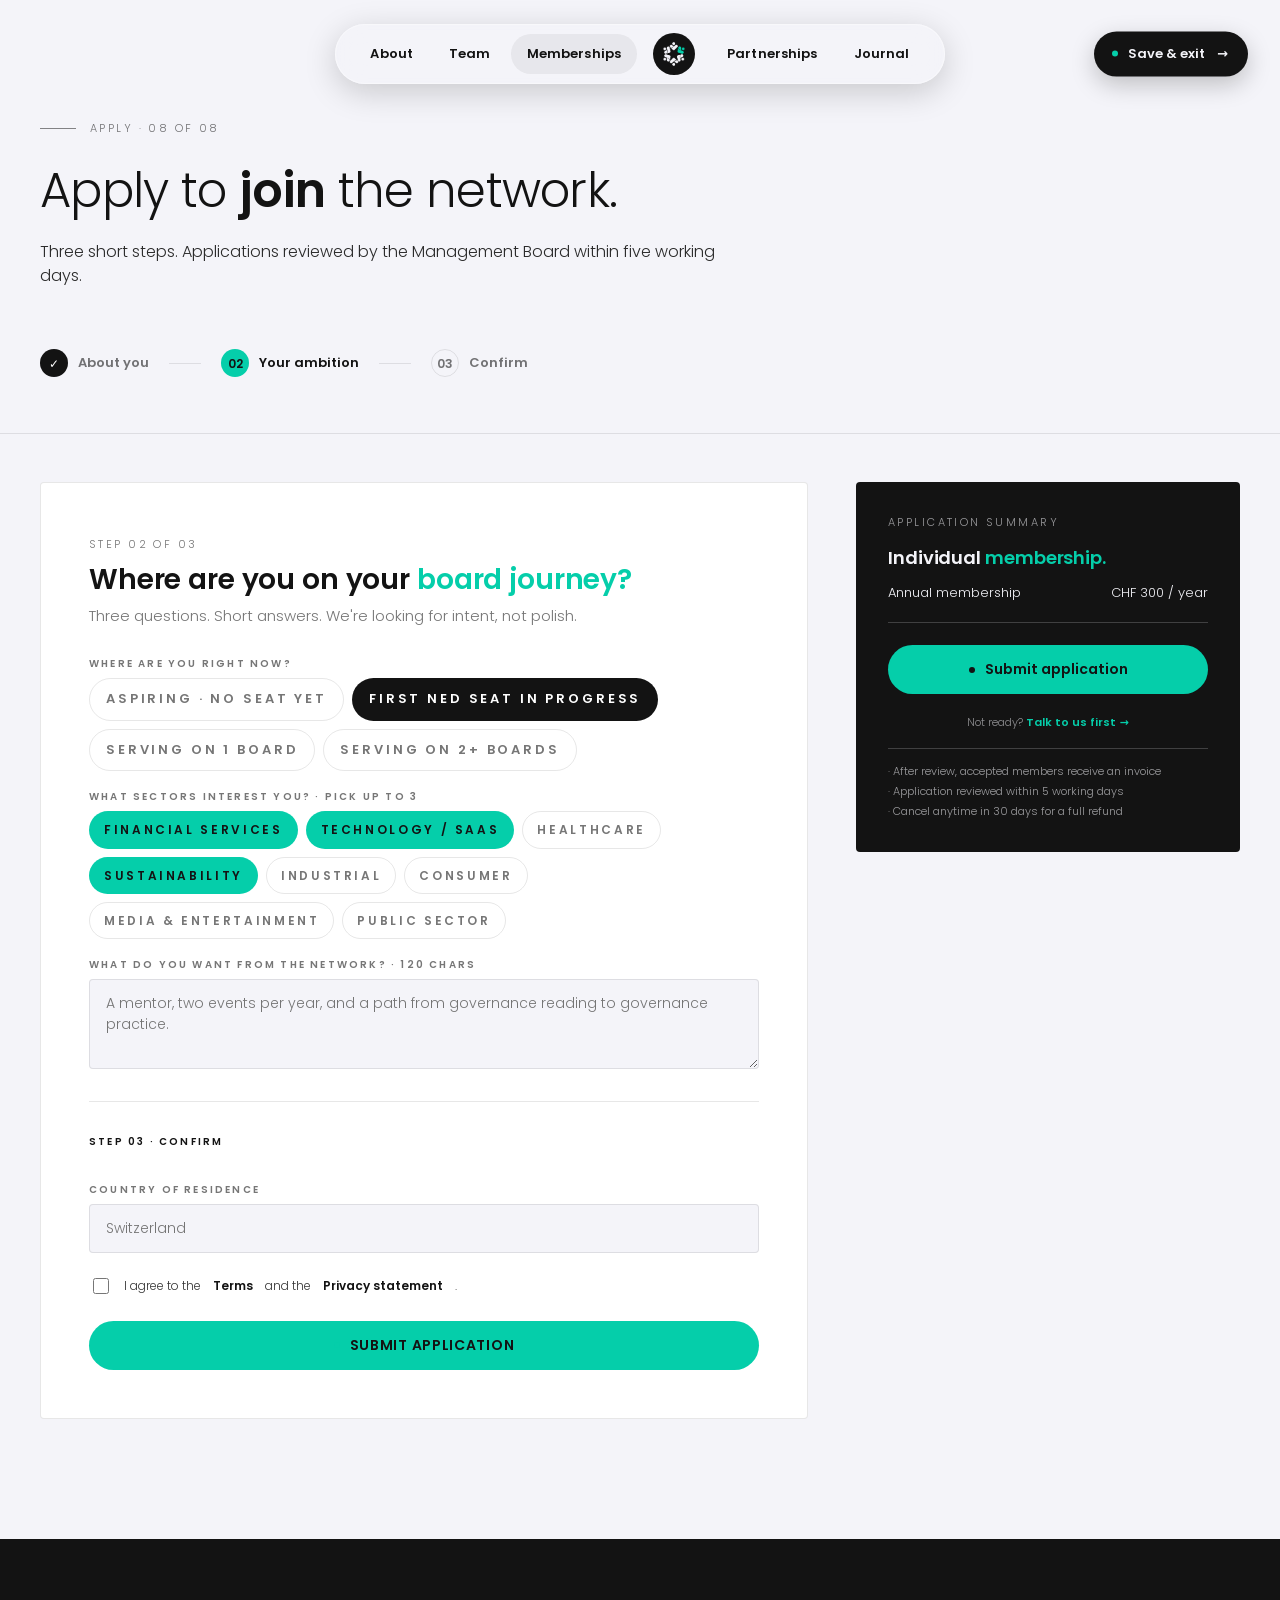
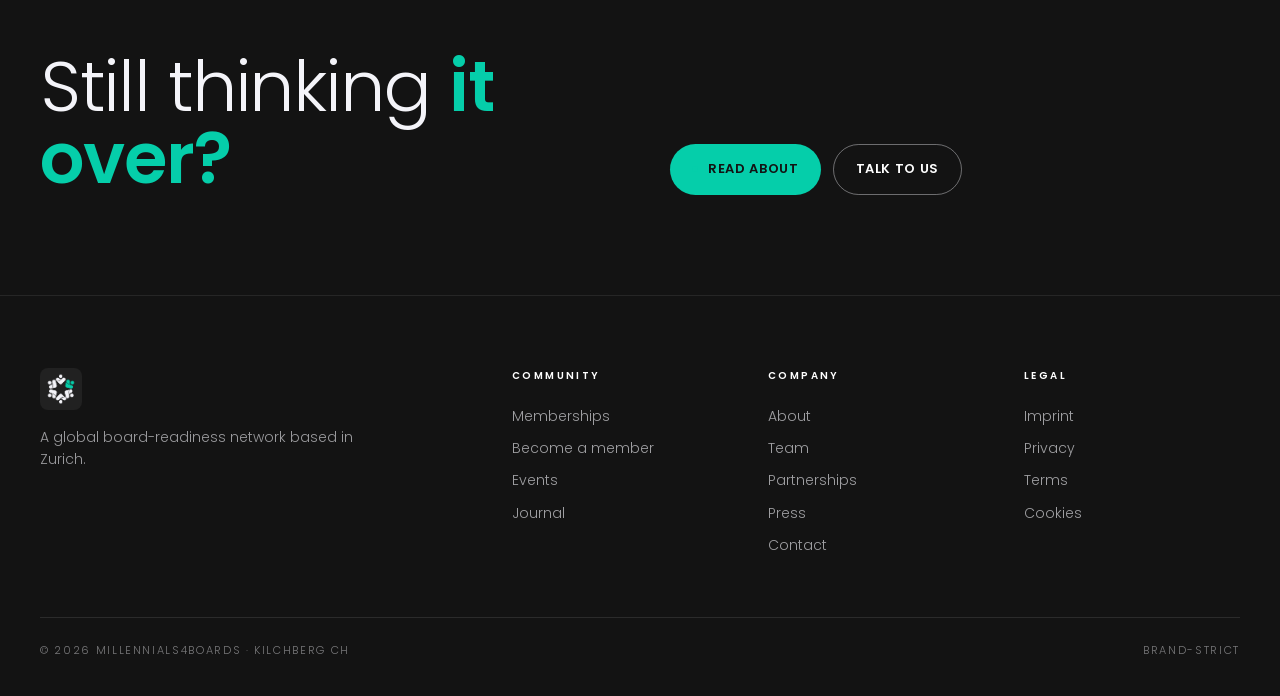
<file: m4b-become-member-mockup.html>
<!doctype html><html lang="en"><head><meta charset="utf-8"/><meta name="viewport" content="width=device-width,initial-scale=1"/><title>M4B — Become a member</title>
<link href="https://fonts.googleapis.com/css2?family=Poppins:wght@300;600&display=swap" rel="stylesheet"/>
<link rel="stylesheet" href="assets/brand.css"/>
<style>
  .progress-bar{padding:24px 0 56px;border-bottom:1px solid var(--line);}
  .progress-inner{display:flex;align-items:center;gap:20px;flex-wrap:wrap;}
  .step{display:inline-flex;align-items:center;gap:10px;font-size:13px;color:var(--muted);font-weight:600;}
  .step .n{width:28px;height:28px;border-radius:999px;border:1px solid var(--line);display:inline-flex;align-items:center;justify-content:center;font-size:12px;font-weight:600;}
  .step.active{color:var(--onyx);}
  .step.active .n{background:var(--mint);color:var(--onyx);border-color:transparent;}
  .step.done .n{background:var(--onyx);color:#fff;border-color:transparent;}
  .step-divider{height:1px;width:32px;background:var(--line);}

  .apply{padding:48px 0 120px;}
  .apply-grid{display:grid;grid-template-columns:2fr 1fr;gap:48px;align-items:start;}
  .form-card{background:#fff;border:1px solid var(--line);border-radius:4px;padding:48px;}
  .form-card h2{margin:10px 0;font-family:"Poppins",sans-serif;font-weight:600;font-size:28px;line-height:1.05;letter-spacing:-0.005em;}
  .form-card h2 .emph{color:var(--mint);}
  .form-card .lede{font-size:15px;color:var(--muted);margin:0 0 28px;font-weight:300;}
  .field{display:flex;flex-direction:column;gap:6px;margin-bottom:18px;}
  .field label{font-size:10px;letter-spacing:.22em;text-transform:uppercase;color:var(--muted);font-weight:600;}
  .field input,.field textarea{padding:13px 16px;border:1px solid var(--line);border-radius:4px;font-size:14px;font-family:"Poppins",sans-serif;background:var(--paper);font-weight:300;}
  .row2{display:grid;grid-template-columns:1fr 1fr;gap:18px;}
  .radio-grp{display:flex;gap:8px;flex-wrap:wrap;}
  .radio-grp label{padding:10px 16px;border:1px solid var(--line);border-radius:999px;font-size:13px;font-weight:600;}
  .radio-grp label.selected{background:var(--onyx);color:#fff;border-color:transparent;}
  .chips{display:flex;gap:8px;flex-wrap:wrap;}
  .chips .chip{padding:8px 14px;border:1px solid var(--line);border-radius:999px;font-size:12px;font-weight:600;}
  .chips .chip.selected{background:var(--mint);color:var(--onyx);border-color:transparent;font-weight:600;}

  .summary{background:var(--onyx);color:var(--paper);border-radius:4px;padding:32px;display:flex;flex-direction:column;gap:16px;position:sticky;top:96px;}
  .summary h3{font-family:"Poppins",sans-serif;font-weight:600;font-size:18px;line-height:1.1;margin:0;letter-spacing:-0.005em;color:var(--paper);}
  .summary h3 .emph{color:var(--mint);}
  .summary .line{display:flex;justify-content:space-between;font-size:13px;font-weight:300;}
  .summary hr{border:none;border-top:1px solid rgba(244,244,249,.2);margin:2px 0;}
  .summary .total{display:flex;justify-content:space-between;align-items:baseline;font-size:14px;color:var(--paper);}
  .summary .total .amt{font-family:"Poppins",sans-serif;font-size:22px;font-weight:600;letter-spacing:-0.005em;}
  .summary .trust{font-size:11px;color:rgba(244,244,249,.6);line-height:1.55;display:flex;flex-direction:column;gap:3px;padding-top:14px;border-top:1px solid rgba(244,244,249,.2);font-weight:300;}
  .summary .cta{padding:14px 22px;background:var(--mint);color:var(--onyx);border-radius:999px;text-align:center;font-weight:600;font-size:14px;margin-top:4px;display:inline-flex;align-items:center;gap:10px;justify-content:center;}
  .summary .cta .dot{width:6px;height:6px;border-radius:999px;background:var(--onyx);}
  .summary .alt{font-size:11px;color:rgba(244,244,249,.55);text-align:center;margin-top:4px;}
  .summary .alt a{color:var(--mint);font-weight:600;}

  .card-fields{padding:20px;background:var(--paper);border-radius:4px;border:1px solid var(--line);display:grid;grid-template-columns:2fr 1fr 1fr;gap:14px;align-items:end;}
  .card-fields .field{margin:0;}

  .step-divider-lg{margin:32px 0;padding-top:32px;border-top:1px solid var(--line);font-size:10px;letter-spacing:.22em;text-transform:uppercase;color:var(--onyx);font-weight:600;}
  button.btn{border:none;cursor:pointer;font-family:"Poppins",sans-serif;font-size:14px;font-weight:600;}
  button.cta{font-family:"Poppins",sans-serif;}
</style></head>
<body>

<header class="nav-floating">
  <div class="pill">
    <nav><a href="m4b-about-mockup.html">About</a><a href="m4b-team-mockup.html">Team</a><a class="active" href="m4b-memberships-mockup.html">Memberships</a></nav>
    <a class="pill-logo" href="index.html"><img src="assets/photos/image6.png" alt="M4B"/></a>
    <nav><a href="m4b-partnerships-mockup.html">Partnerships</a><a href="m4b-journal-mockup.html">Journal</a></nav>
  </div>
  <a class="pill-cta" href="m4b-become-member-mockup.html"><span class="dot"></span>Save &amp; exit</a>
</header>

<section class="page-hero" style="padding-bottom:20px;"><div class="container">
  <div class="eyebrow"><span class="bar"></span><span class="caption">Apply · 08 of 08</span></div>
  <h1 class="hero-h1" style="font-size:clamp(38px,3.75vw,60px);">Apply to <span class="emph">join</span> the network.</h1>
  <p class="lede">Three short steps. Applications reviewed by the Management Board within five working days.</p>
</div></section>

<section class="progress-bar"><div class="container progress-inner">
  <span class="step done"><span class="n">✓</span>About you</span>
  <span class="step-divider"></span>
  <span class="step active"><span class="n">02</span>Your ambition</span>
  <span class="step-divider"></span>
  <span class="step"><span class="n">03</span>Confirm</span>
</div></section>

<section class="apply"><div class="container apply-grid">
  <div>
    <div class="form-card">
      <!-- Replace xyzplaceholder with your Formspree form ID from https://formspree.io/forms -->
      <form id="membership-form" action="https://formspree.io/f/xyzplaceholder" method="POST">
      <span class="caption">Step 02 of 03</span>
      <h2>Where are you on your <span class="emph">board journey?</span></h2>
      <p class="lede">Three questions. Short answers. We're looking for intent, not polish.</p>

      <div class="field"><label>Where are you right now?</label>
        <div class="radio-grp">
          <label><input type="radio" name="board_status" value="Aspiring - no seat yet" style="display:none;">Aspiring · no seat yet</label>
          <label class="selected"><input type="radio" name="board_status" value="First NED seat in progress" checked style="display:none;">First NED seat in progress</label>
          <label><input type="radio" name="board_status" value="Serving on 1 board" style="display:none;">Serving on 1 board</label>
          <label><input type="radio" name="board_status" value="Serving on 2+ boards" style="display:none;">Serving on 2+ boards</label>
        </div>
      </div>

      <div class="field"><label>What sectors interest you? · pick up to 3</label>
        <div class="chips">
          <label class="chip selected"><input type="checkbox" name="sectors" value="Financial services" checked style="display:none;">Financial services</label>
          <label class="chip selected"><input type="checkbox" name="sectors" value="Technology / SaaS" checked style="display:none;">Technology / SaaS</label>
          <label class="chip"><input type="checkbox" name="sectors" value="Healthcare" style="display:none;">Healthcare</label>
          <label class="chip selected"><input type="checkbox" name="sectors" value="Sustainability" checked style="display:none;">Sustainability</label>
          <label class="chip"><input type="checkbox" name="sectors" value="Industrial" style="display:none;">Industrial</label>
          <label class="chip"><input type="checkbox" name="sectors" value="Consumer" style="display:none;">Consumer</label>
          <label class="chip"><input type="checkbox" name="sectors" value="Media & entertainment" style="display:none;">Media &amp; entertainment</label>
          <label class="chip"><input type="checkbox" name="sectors" value="Public sector" style="display:none;">Public sector</label>
        </div>
      </div>

      <div class="field"><label>What do you want from the network? · 120 chars</label><textarea name="network_goals" style="min-height:90px;" required placeholder="A mentor, two events per year, and a path from governance reading to governance practice."></textarea></div>

      <div class="step-divider-lg">Step 03 · Confirm</div>

      <div class="field"><label>Country of residence</label><input type="text" name="billing_country" placeholder="Switzerland" required/></div>

      <div style="margin-top:22px;display:flex;align-items:center;gap:12px;font-size:12px;color:#333;font-weight:300;">
        <input type="checkbox" name="agree_terms" value="yes" required style="width:16px;height:16px;border-radius:3px;accent-color:var(--mint);flex:0 0 auto;">
        I agree to the <a href="#" style="color:var(--onyx);font-weight:600;">Terms</a> and the <a href="#" style="color:var(--onyx);font-weight:600;">Privacy statement</a>.
      </div>

      <div style="margin-top:24px;"><button type="submit" class="btn btn-primary" style="width:100%;justify-content:center;"><span class="dot"></span>Submit application</button></div>
      </form>
    </div>
  </div>

  <div class="summary">
    <span class="caption" style="color:rgba(244,244,249,.6);">Application summary</span>
    <h3>Individual <span class="emph">membership.</span></h3>
    <div class="line"><span>Annual membership</span><span>CHF 300 / year</span></div>
    <hr/>
    <button type="submit" form="membership-form" class="cta" style="border:none;cursor:pointer;"><span class="dot"></span>Submit application</button>
    <span class="alt">Not ready? <a href="m4b-contact-mockup.html">Talk to us first →</a></span>
    <div class="trust">
      <span>· After review, accepted members receive an invoice</span>
      <span>· Application reviewed within 5 working days</span>
      <span>· Cancel anytime in 30 days for a full refund</span>
    </div>
  </div>
</div></section>

<section class="final"><div class="container final-inner">
  <h2>Still thinking <span class="emph">it over?</span></h2>
  <div><div class="cta-row"><a class="btn btn-on-dark" href="m4b-about-mockup.html"><span class="dot"></span>Read About</a><a class="btn btn-outline-light" href="m4b-contact-mockup.html">Talk to us</a></div></div>
</div></section>

<footer><div class="container">
  <div class="foot-grid">
    <div><a class="foot-logo" href="index.html"><img src="assets/photos/image6.png" alt=""/></a><p style="margin-top:16px;font-size:14px;color:rgba(244,244,249,.6);max-width:320px;font-weight:300;">A global board-readiness network based in Zurich.</p></div>
    <div><h4>Community</h4><a href="m4b-memberships-mockup.html">Memberships</a><a href="m4b-become-member-mockup.html">Become a member</a><a href="m4b-journal-mockup.html">Events</a><a href="m4b-journal-mockup.html">Journal</a></div>
    <div><h4>Company</h4><a href="m4b-about-mockup.html">About</a><a href="m4b-team-mockup.html">Team</a><a href="m4b-partnerships-mockup.html">Partnerships</a><a href="m4b-journal-mockup.html">Press</a><a href="m4b-contact-mockup.html">Contact</a></div>
    <div><h4>Legal</h4><a href="#">Imprint</a><a href="#">Privacy</a><a href="#">Terms</a><a href="#">Cookies</a></div>
  </div>
  <div class="foot-bottom"><span>© 2026 Millennials4Boards · Kilchberg CH</span><span>Brand-strict</span></div>
</div></footer>
<script>
/* Interactive chip/radio toggle for the application form */
document.querySelectorAll('.radio-grp label').forEach(label => {
  label.addEventListener('click', () => {
    label.closest('.radio-grp').querySelectorAll('label').forEach(l => l.classList.remove('selected'));
    label.classList.add('selected');
  });
});
document.querySelectorAll('.chips .chip').forEach(chip => {
  chip.addEventListener('click', () => {
    const cb = chip.querySelector('input[type="checkbox"]');
    if (cb) { cb.checked = !cb.checked; }
    chip.classList.toggle('selected', cb ? cb.checked : !chip.classList.contains('selected'));
  });
});
</script>
<script src="assets/motion.js" defer></script>
<noscript><style>.reveal,.word-reveal .w{opacity:1!important;transform:none!important;}</style></noscript>
</body></html>
</file>
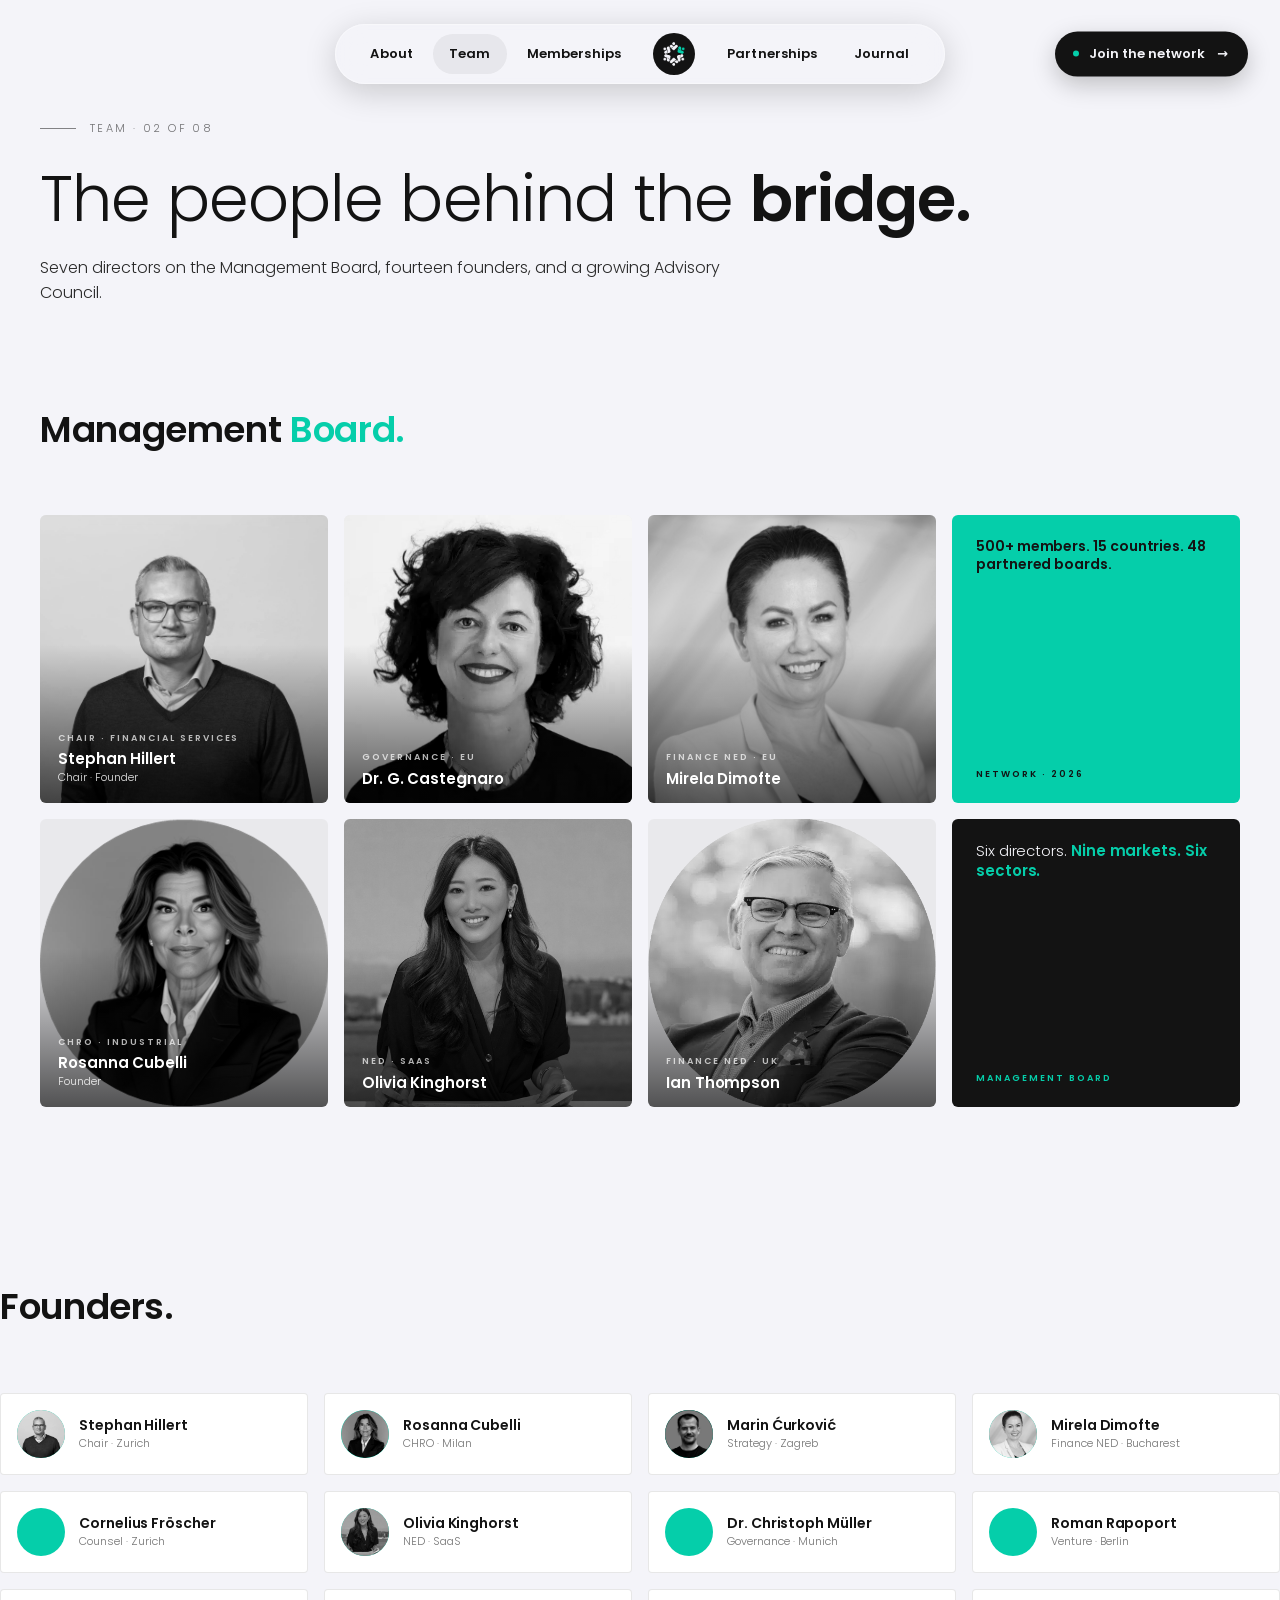
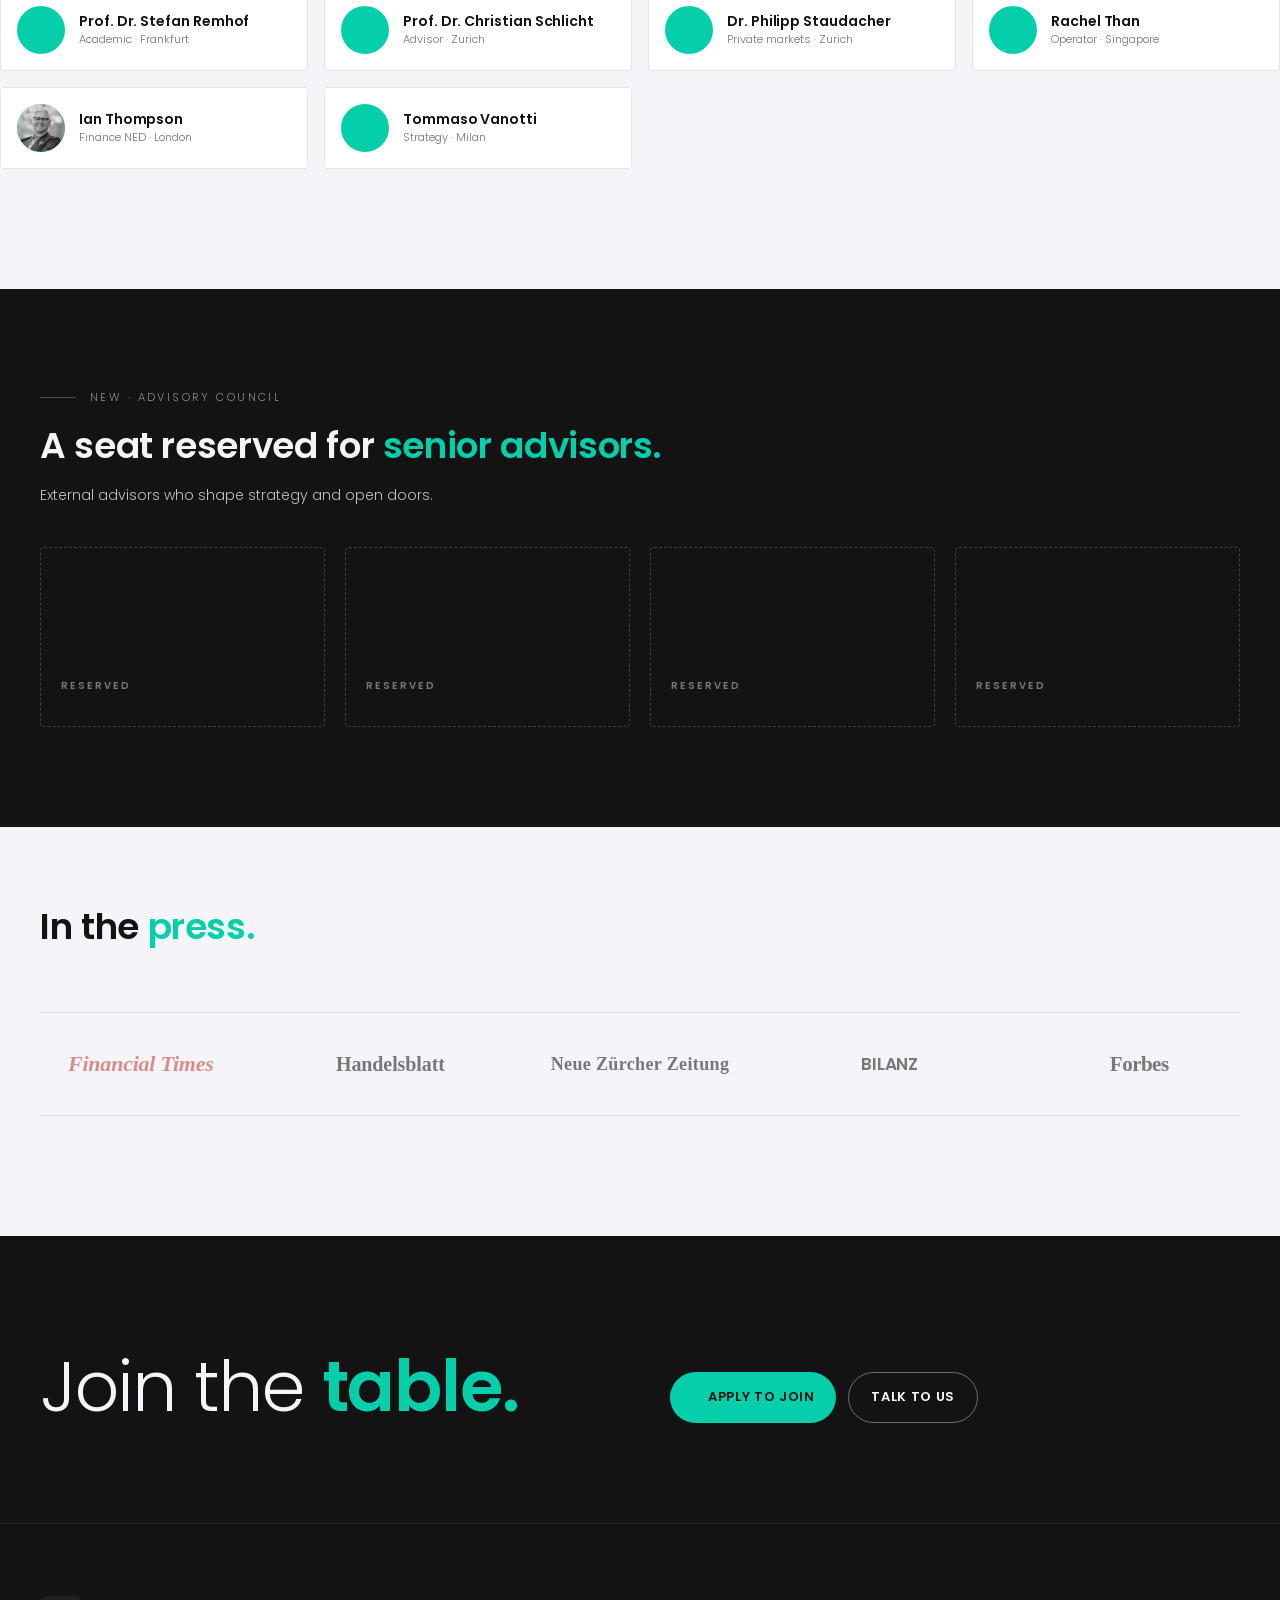
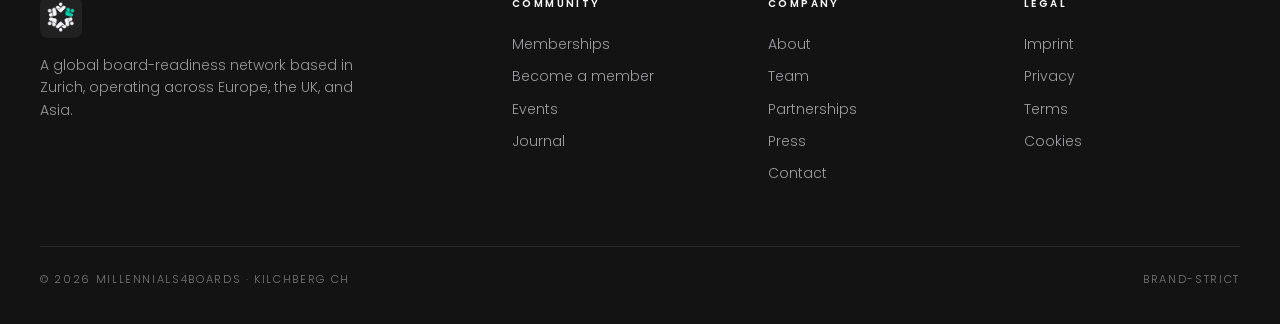
<file: m4b-team-mockup.html>
<!doctype html><html lang="en"><head><meta charset="utf-8"/><meta name="viewport" content="width=device-width,initial-scale=1"/><title>M4B — Team</title>
<link href="https://fonts.googleapis.com/css2?family=Poppins:wght@300;600&display=swap" rel="stylesheet"/>
<link rel="stylesheet" href="assets/brand.css"/>
<style>
  /* ========== UNIFORM BOARD GRID — every tile is a 1:1 square so no portrait is ever upscaled ========== */
  .mb-masonry{
    display:grid;
    grid-template-columns:repeat(4,1fr);
    gap:16px;
    padding:0 0 120px;
  }
  .mb-tile{border-radius:6px;overflow:hidden;position:relative;transition:transform .22s cubic-bezier(.2,.6,.2,1),box-shadow .22s;aspect-ratio:1/1;}
  .mb-tile:hover{transform:translateY(-3px);box-shadow:0 18px 48px rgba(19,19,19,.12);}

  /* Portrait tile */
  .mb-tile.portrait{background:#e9e9ec;}
  .mb-tile.portrait img{width:100%;height:100%;object-fit:cover;object-position:center 22%;filter:grayscale(1) contrast(1.05);transition:transform .8s cubic-bezier(.2,.6,.2,1);image-rendering:auto;}
  .mb-tile.portrait:hover img{transform:scale(1.04);}
  .mb-tile.portrait::after{content:"";position:absolute;inset:0;background:linear-gradient(180deg,transparent 45%,rgba(0,0,0,.65) 100%);z-index:1;}
  .mb-tile.portrait .meta{position:absolute;left:18px;right:18px;bottom:16px;color:#fff;z-index:2;}
  .mb-tile.portrait .meta h3{font-family:"Poppins",sans-serif;font-weight:600;font-size:15px;line-height:1.1;letter-spacing:-0.005em;margin:0;}
  .mb-tile.portrait .meta .role{font-size:11px;opacity:.88;margin-top:2px;}
  .mb-tile.portrait .meta .cap{font-size:9px;letter-spacing:.22em;text-transform:uppercase;opacity:.7;font-weight:600;margin-bottom:6px;display:block;}

  /* Quote tiles — also square, text sized to fit */
  .mb-tile.quote-mint{background:var(--mint);color:var(--onyx);padding:22px 24px;display:flex;flex-direction:column;justify-content:space-between;}
  .mb-tile.quote-mint blockquote{font-family:"Poppins",sans-serif;font-weight:600;font-size:14px;line-height:1.3;margin:0;letter-spacing:-0.005em;}
  .mb-tile.quote-mint .attr{font-size:9px;letter-spacing:.22em;text-transform:uppercase;font-weight:600;}

  .mb-tile.quote-onyx{background:var(--onyx);color:var(--paper);padding:22px 24px;display:flex;flex-direction:column;justify-content:space-between;}
  .mb-tile.quote-onyx blockquote{font-family:"Poppins",sans-serif;font-weight:300;font-size:15px;line-height:1.3;margin:0;letter-spacing:-0.005em;}
  .mb-tile.quote-onyx blockquote .emph{font-weight:600;color:var(--mint);}
  .mb-tile.quote-onyx .attr{font-size:9px;letter-spacing:.22em;text-transform:uppercase;font-weight:600;color:var(--mint);}

  /* LinkedIn mark — appears on portrait hover */
  .mb-tile .ln{position:absolute;top:12px;right:12px;z-index:3;background:rgba(255,255,255,.18);backdrop-filter:blur(6px);border-radius:999px;padding:5px 9px;font-size:9px;font-weight:600;letter-spacing:.18em;text-transform:uppercase;color:#fff;opacity:0;transform:translateY(-4px);transition:opacity .22s,transform .22s;}
  .mb-tile.portrait:hover .ln{opacity:1;transform:none;}

  /* ========== FOUNDERS — compact list (unchanged) ========== */
  .founders{padding:60px 0 120px;}
  .f-grid{display:grid;grid-template-columns:repeat(4,1fr);gap:16px;}
  .founder{background:#fff;border:1px solid var(--line);border-radius:4px;padding:16px;display:flex;align-items:center;gap:14px;transition:transform .22s,border-color .22s;}
  .founder:hover{transform:translateY(-2px);border-color:var(--onyx);}
  .founder .av{width:48px;height:48px;border-radius:999px;overflow:hidden;background:var(--mint);flex:0 0 auto;}
  .founder .av img{width:100%;height:100%;object-fit:cover;filter:grayscale(1) contrast(1.05);}
  .founder .tx{min-width:0;}
  .founder .name{font-family:"Poppins",sans-serif;font-weight:600;font-size:14px;line-height:1.2;letter-spacing:-0.005em;}
  .founder .role{font-size:11px;color:var(--muted);line-height:1.3;margin-top:2px;font-weight:300;}

  /* ========== ADVISORY ========== */
  .advisory{padding:100px 0;background:var(--onyx);color:var(--paper);}
  .advisory h2{color:var(--paper);}
  .advisory h2 .emph{color:var(--mint);}
  .adv-slots{margin-top:40px;display:grid;grid-template-columns:repeat(4,1fr);gap:20px;}
  .adv-slot{border:1px dashed rgba(244,244,249,.2);border-radius:4px;padding:32px 20px;min-height:180px;display:flex;align-items:end;color:rgba(244,244,249,.45);font-size:10px;letter-spacing:.24em;text-transform:uppercase;font-weight:600;}

  /* ========== PRESS ========== */
  .press{padding:80px 0 120px;}
  .press-logos{display:grid;grid-template-columns:repeat(5,1fr);gap:48px;align-items:center;justify-items:center;padding:40px 0;border-top:1px solid var(--line);border-bottom:1px solid var(--line);margin-top:32px;}
  .press-logos .lg{display:inline-flex;align-items:center;color:var(--onyx);opacity:.55;white-space:nowrap;line-height:1;transition:opacity .25s;}
  .press-logos .lg:hover{opacity:1;}
  .press-logos .lg-ft{font-family:Georgia,'Times New Roman',serif;font-weight:600;font-size:22px;letter-spacing:-0.01em;color:#BE3A34;font-style:italic;}
  .press-logos .lg-hb{font-family:Georgia,serif;font-weight:600;font-size:20px;letter-spacing:-0.005em;}
  .press-logos .lg-nzz{font-family:Georgia,serif;font-weight:600;font-size:18px;letter-spacing:0.02em;}
  .press-logos .lg-bilanz{font-family:"Poppins",sans-serif;font-weight:600;font-size:17px;letter-spacing:-0.01em;text-transform:uppercase;}
  .press-logos .lg-fbs{font-family:Georgia,serif;font-weight:600;font-size:21px;letter-spacing:-0.025em;}

  /* Mobile fallback — two uniform columns */
  @media (max-width: 1100px){
    .mb-masonry{grid-template-columns:repeat(2,1fr);}
    .f-grid{grid-template-columns:repeat(2,1fr);}
    .adv-slots{grid-template-columns:repeat(2,1fr);}
  }
  @media (max-width: 600px){
    .mb-masonry{grid-template-columns:1fr;}
  }
</style></head>
<body>

<header class="nav-floating">
  <div class="pill">
    <nav><a href="m4b-about-mockup.html">About</a><a class="active" href="m4b-team-mockup.html">Team</a><a href="m4b-memberships-mockup.html">Memberships</a></nav>
    <a class="pill-logo" href="index.html"><img src="assets/photos/image6.png" alt="M4B"/></a>
    <nav><a href="m4b-partnerships-mockup.html">Partnerships</a><a href="m4b-journal-mockup.html">Journal</a></nav>
  </div>
  <a class="pill-cta" href="m4b-become-member-mockup.html"><span class="dot"></span>Join the network</a>
</header>

<section class="page-hero"><div class="container">
  <div class="eyebrow"><span class="bar"></span><span class="caption">Team · 02 of 08</span></div>
  <h1 class="hero-h1 word-reveal">The people behind the <span class="emph">bridge.</span></h1>
  <p class="lede reveal delay-1">Seven directors on the Management Board, fourteen founders, and a growing Advisory Council.</p>
</div></section>

<div class="container">
  <div class="section-head"><h2 class="section-h2">Management <span class="emph">Board.</span></h2></div>

  <div class="mb-masonry">
    <!-- Row 1: three portraits + mint quote -->
    <a class="mb-tile portrait reveal" href="#">
      <img src="assets/photos/stephan-hillert.jpg" alt="Stephan Hillert"/>
      <span class="ln">LinkedIn →</span>
      <div class="meta"><span class="cap">Chair · Financial Services</span><h3>Stephan Hillert</h3><div class="role">Chair · Founder</div></div>
    </a>

    <a class="mb-tile portrait reveal delay-1" href="#">
      <img src="assets/photos/gabriele-castegnaro.jpg" alt="Dr. Gabriele Castegnaro"/>
      <span class="ln">LinkedIn →</span>
      <div class="meta"><span class="cap">Governance · EU</span><h3>Dr. G. Castegnaro</h3></div>
    </a>

    <a class="mb-tile portrait reveal delay-2" href="#">
      <img src="assets/photos/mirela-dimofte.jpg" alt="Mirela Dimofte"/>
      <span class="ln">LinkedIn →</span>
      <div class="meta"><span class="cap">Finance NED · EU</span><h3>Mirela Dimofte</h3></div>
    </a>

    <div class="mb-tile quote-mint reveal delay-3">
      <blockquote>500+ members. 15 countries. 48 partnered boards.</blockquote>
      <span class="attr">Network · 2026</span>
    </div>

    <!-- Row 2: three portraits + onyx quote -->
    <a class="mb-tile portrait reveal" href="#">
      <img src="assets/photos/rosanna-cubelli.png" alt="Rosanna Cubelli"/>
      <span class="ln">LinkedIn →</span>
      <div class="meta"><span class="cap">CHRO · Industrial</span><h3>Rosanna Cubelli</h3><div class="role">Founder</div></div>
    </a>

    <a class="mb-tile portrait reveal delay-1" href="#">
      <img src="assets/photos/olivia-kinghorst.jpg" alt="Olivia Kinghorst"/>
      <span class="ln">LinkedIn →</span>
      <div class="meta"><span class="cap">NED · SaaS</span><h3>Olivia Kinghorst</h3></div>
    </a>

    <a class="mb-tile portrait reveal delay-2" href="#">
      <img src="assets/photos/ian-thompson.png" alt="Ian Thompson"/>
      <span class="ln">LinkedIn →</span>
      <div class="meta"><span class="cap">Finance NED · UK</span><h3>Ian Thompson</h3></div>
    </a>

    <div class="mb-tile quote-onyx reveal delay-3">
      <blockquote>Six directors. <span class="emph">Nine markets. Six sectors.</span></blockquote>
      <span class="attr">Management Board</span>
    </div>
  </div>
</div>

<div class="container founders">
  <div class="section-head"><h2 class="section-h2">Founders.</h2></div>
  <div class="f-grid">
    <div class="founder reveal"><div class="av"><img src="assets/photos/stephan-hillert.jpg" alt=""/></div><div class="tx"><div class="name">Stephan Hillert</div><div class="role">Chair · Zurich</div></div></div>
    <div class="founder reveal"><div class="av"><img src="assets/photos/rosanna-cubelli.png" alt=""/></div><div class="tx"><div class="name">Rosanna Cubelli</div><div class="role">CHRO · Milan</div></div></div>
    <div class="founder reveal"><div class="av"><img src="assets/photos/marin-curkovic.png" alt=""/></div><div class="tx"><div class="name">Marin Ćurković</div><div class="role">Strategy · Zagreb</div></div></div>
    <div class="founder reveal"><div class="av"><img src="assets/photos/mirela-dimofte.jpg" alt=""/></div><div class="tx"><div class="name">Mirela Dimofte</div><div class="role">Finance NED · Bucharest</div></div></div>
    <div class="founder reveal delay-1"><div class="av" style="background:var(--mint);"></div><div class="tx"><div class="name">Cornelius Fröscher</div><div class="role">Counsel · Zurich</div></div></div>
    <div class="founder reveal delay-1"><div class="av"><img src="assets/photos/olivia-kinghorst.jpg" alt=""/></div><div class="tx"><div class="name">Olivia Kinghorst</div><div class="role">NED · SaaS</div></div></div>
    <div class="founder reveal delay-1"><div class="av" style="background:var(--mint);"></div><div class="tx"><div class="name">Dr. Christoph Müller</div><div class="role">Governance · Munich</div></div></div>
    <div class="founder reveal delay-1"><div class="av" style="background:var(--mint);"></div><div class="tx"><div class="name">Roman Rapoport</div><div class="role">Venture · Berlin</div></div></div>
    <div class="founder reveal delay-2"><div class="av" style="background:var(--mint);"></div><div class="tx"><div class="name">Prof. Dr. Stefan Remhof</div><div class="role">Academic · Frankfurt</div></div></div>
    <div class="founder reveal delay-2"><div class="av" style="background:var(--mint);"></div><div class="tx"><div class="name">Prof. Dr. Christian Schlicht</div><div class="role">Advisor · Zurich</div></div></div>
    <div class="founder reveal delay-2"><div class="av" style="background:var(--mint);"></div><div class="tx"><div class="name">Dr. Philipp Staudacher</div><div class="role">Private markets · Zurich</div></div></div>
    <div class="founder reveal delay-2"><div class="av" style="background:var(--mint);"></div><div class="tx"><div class="name">Rachel Than</div><div class="role">Operator · Singapore</div></div></div>
    <div class="founder reveal delay-3"><div class="av"><img src="assets/photos/ian-thompson.png" alt=""/></div><div class="tx"><div class="name">Ian Thompson</div><div class="role">Finance NED · London</div></div></div>
    <div class="founder reveal delay-3"><div class="av" style="background:var(--mint);"></div><div class="tx"><div class="name">Tommaso Vanotti</div><div class="role">Strategy · Milan</div></div></div>
  </div>
</div>

<section class="advisory"><div class="container">
  <div class="eyebrow" style="margin-bottom:20px;"><span class="bar" style="background:rgba(244,244,249,.5);"></span><span class="caption" style="color:rgba(244,244,249,.55);">New · Advisory Council</span></div>
  <h2 class="section-h2">A seat reserved for <span class="emph">senior advisors.</span></h2>
  <p class="body-p" style="color:rgba(244,244,249,.78);max-width:720px;">External advisors who shape strategy and open doors.</p>
  <div class="adv-slots"><div class="adv-slot reveal">Reserved</div><div class="adv-slot reveal delay-1">Reserved</div><div class="adv-slot reveal delay-2">Reserved</div><div class="adv-slot reveal delay-3">Reserved</div></div>
</div></section>

<section class="press"><div class="container">
  <div class="section-head"><h2 class="section-h2">In the <span class="emph">press.</span></h2></div>
  <div class="press-logos reveal"><span class="lg"><span class="lg-ft">Financial Times</span></span><span class="lg"><span class="lg-hb">Handelsblatt</span></span><span class="lg"><span class="lg-nzz">Neue Zürcher Zeitung</span></span><span class="lg"><span class="lg-bilanz">Bilanz</span></span><span class="lg"><span class="lg-fbs">Forbes</span></span></div>
</div></section>

<section class="final"><div class="container final-inner">
  <h2>Join the <span class="emph">table.</span></h2>
  <div><div class="cta-row"><a class="btn btn-on-dark" href="m4b-become-member-mockup.html"><span class="dot"></span>Apply to join</a><a class="btn btn-outline-light" href="m4b-contact-mockup.html">Talk to us</a></div></div>
</div></section>

<footer><div class="container">
  <div class="foot-grid">
    <div><a class="foot-logo" href="index.html"><img src="assets/photos/image6.png" alt=""/></a><p style="margin-top:16px;font-size:14px;color:rgba(244,244,249,.6);max-width:320px;font-weight:300;">A global board-readiness network based in Zurich, operating across Europe, the UK, and Asia.</p></div>
    <div><h4>Community</h4><a href="m4b-memberships-mockup.html">Memberships</a><a href="m4b-become-member-mockup.html">Become a member</a><a href="m4b-journal-mockup.html">Events</a><a href="m4b-journal-mockup.html">Journal</a></div>
    <div><h4>Company</h4><a href="m4b-about-mockup.html">About</a><a href="m4b-team-mockup.html">Team</a><a href="m4b-partnerships-mockup.html">Partnerships</a><a href="m4b-journal-mockup.html">Press</a><a href="m4b-contact-mockup.html">Contact</a></div>
    <div><h4>Legal</h4><a href="#">Imprint</a><a href="#">Privacy</a><a href="#">Terms</a><a href="#">Cookies</a></div>
  </div>
  <div class="foot-bottom"><span>© 2026 Millennials4Boards · Kilchberg CH</span><span>Brand-strict</span></div>
</div></footer>

<script src="assets/motion.js" defer></script>
</body></html>
</file>
<file: assets/brand.css>
/* M4B shared brand styles — v4.
   - Poppins Light (300) + SemiBold (600) only — the only two weights loaded
   - Mint Leaf as the single accent; Brick reserved for "problem" moments
   - Photography: B&W — filter:grayscale(1) contrast(1.04) (.bw helper below;
     pages apply local variants with brightness tweaks)
   - Portraits in circular / rounded frames
   - Names: initial caps, Poppins Light, large
   - Labels / CTAs: ALL CAPS, Poppins SemiBold
*/
:root {
  --mint:   #05CEAA;
  --brick:  #BA2D0B;
  --onyx:   #131313;
  --paper:  #F4F4F9;
  --line:   rgba(19,19,19,0.10);
  --muted:  rgba(19,19,19,0.58);
}
* { box-sizing: border-box; }
html,body { margin:0; padding:0; }
body {
  font-family: "Poppins", system-ui, sans-serif;
  font-weight: 300;
  color: var(--onyx);
  background: var(--paper);
  -webkit-font-smoothing: antialiased;
  font-size: 15px;
  line-height: 1.6;
}
a { color: inherit; text-decoration: none; }
.container { max-width: 1280px; margin: 0 auto; padding: 0 40px; }

/* TYPE SYSTEM — matches social templates */

/* Hero / large statements: Poppins Light, sentence case — matches social templates */
.hero-h1 {
  font-family: "Poppins", sans-serif;
  font-weight: 300;
  font-size: clamp(40px, 5vw, 80px);
  line-height: 1.04;
  letter-spacing: -0.015em;
  margin: 0 0 24px;
}
.hero-h1 .emph { font-weight: 600; }
.hero-h1 .emph-brick { font-weight: 600; color: var(--brick); }

/* Section titles: Poppins SemiBold, sentence case (not all caps) */
.section-h2 {
  font-family: "Poppins", sans-serif;
  font-weight: 600;
  font-size: clamp(24px, 2.8vw, 36px);
  line-height: 1.1;
  letter-spacing: -0.01em;
  margin: 0 0 18px;
}
.section-h2 .emph { color: var(--mint); }
.section-h2 .emph-brick { color: var(--brick); }

/* Name display — big sentence-case Poppins Light, matches social templates */
.name-display {
  font-family: "Poppins", sans-serif;
  font-weight: 300;
  font-size: clamp(30px, 3.4vw, 52px);
  line-height: 1.02;
  letter-spacing: -0.015em;
  margin: 0 0 14px;
}

/* Sub-heading / card title */
.sub-h3 {
  font-family: "Poppins", sans-serif;
  font-weight: 600;
  font-size: 20px;
  line-height: 1.15;
  letter-spacing: -0.005em;
}

/* Lede / body */
.lede {
  font-family: "Poppins", sans-serif;
  font-weight: 300;
  font-size: 16px;
  line-height: 1.55;
  color: #2a2a2a;
  max-width: 640px;
}
.body-p { font-family: "Poppins", sans-serif; font-weight: 300; font-size: 14px; line-height: 1.65; color: #333; }
.body-p .emph { font-weight: 600; color: var(--onyx); }

/* Label: ALL CAPS, Poppins SemiBold */
.label { font-family: "Poppins", sans-serif; font-weight: 600; font-size: 12px; letter-spacing: .2em; text-transform: uppercase; color: var(--onyx); }

/* Caption: tracked out, Poppins Light */
.caption {
  font-family: "Poppins", sans-serif;
  font-weight:300;
  font-size: 11px;
  letter-spacing: 0.22em;
  text-transform: uppercase;
  color: var(--muted);
}
.eyebrow { display:flex; align-items:center; gap:14px; margin-bottom:28px; }
.eyebrow .bar { width:36px; height:1px; background:var(--onyx); opacity:.5; }

/* ============================================================
   NAV — Floating centered pill (Acreage-style), site-wide
   ============================================================ */
.nav-floating{
  position:fixed;top:24px;left:0;right:0;z-index:40;
  display:flex;justify-content:center;align-items:center;
  padding:0 32px;pointer-events:none;
}
.pill{
  pointer-events:auto;
  background:rgba(244,244,249,0.92);
  backdrop-filter:saturate(180%) blur(14px);
  -webkit-backdrop-filter:saturate(180%) blur(14px);
  border:1px solid rgba(255,255,255,.35);
  border-radius:999px;
  padding:8px 18px;
  display:flex;align-items:center;gap:8px;
  box-shadow:0 8px 32px rgba(0,0,0,.18);
}
.pill nav{display:flex;align-items:center;gap:4px;}
.pill nav a{
  font-size:13px;font-weight:600;color:var(--onyx);
  padding:10px 16px;border-radius:999px;letter-spacing:.01em;
  transition:background .2s;
}
.pill nav a:hover,.pill nav a.active{background:rgba(19,19,19,.06);}
.pill-logo{
  width:42px;height:42px;border-radius:999px;background:var(--onyx);
  display:flex;align-items:center;justify-content:center;padding:8px;
  margin:0 8px;flex:0 0 auto;
}
.pill-logo img{width:100%;height:100%;object-fit:contain;}
.pill-cta{
  pointer-events:auto;
  position:absolute;right:32px;top:50%;transform:translateY(-50%);
  background:var(--onyx);color:var(--paper);
  padding:12px 20px 12px 18px;border-radius:999px;
  font-size:13px;font-weight:600;
  display:inline-flex;align-items:center;gap:10px;
  box-shadow:0 8px 24px rgba(0,0,0,.22);
}
.pill-cta .dot{width:6px;height:6px;border-radius:999px;background:var(--mint);}
.pill-cta::after{content:"→";margin-left:2px;font-weight:600;}

/* Sticky-nav shrink — applied by motion.js after scrollY > 120 */
.nav-floating,.pill,.pill-cta,.pill-logo,.pill nav a{
  transition:top .35s cubic-bezier(.2,.6,.2,1),
             padding .35s cubic-bezier(.2,.6,.2,1),
             background .25s cubic-bezier(.2,.6,.2,1),
             box-shadow .35s cubic-bezier(.2,.6,.2,1),
             width .35s cubic-bezier(.2,.6,.2,1),
             height .35s cubic-bezier(.2,.6,.2,1),
             transform .35s cubic-bezier(.2,.6,.2,1);
}
.nav-floating.scrolled{top:14px;}
.nav-floating.scrolled .pill{
  padding:5px 14px;
  background:rgba(244,244,249,.96);
  box-shadow:0 6px 22px rgba(0,0,0,.12);
}
.nav-floating.scrolled .pill nav a{padding:7px 14px;font-size:12.5px;}
.nav-floating.scrolled .pill-logo{width:34px;height:34px;padding:6px;margin:0 6px;}
.nav-floating.scrolled .pill-cta{padding:9px 16px 9px 14px;font-size:12.5px;}

/* Breathing pulse on pill-cta dot — pure CSS */
@keyframes m4b-breathe{
  0%,100%{opacity:.7;transform:scale(1);box-shadow:0 0 0 0 rgba(5,206,170,0);}
  50%{opacity:1;transform:scale(1.25);box-shadow:0 0 0 4px rgba(5,206,170,.18);}
}
.pill-cta .dot{animation:m4b-breathe 2.4s ease-in-out infinite;}

/* Scroll progress line — injected by motion.js */
#reading-progress{
  position:fixed;top:0;left:0;height:2px;width:0;
  background:var(--mint);
  z-index:9999;
  transition:width .08s linear;
  pointer-events:none;
}

/* Default top spacing for inner pages (home overrides with full-bleed hero) */
.has-floating-nav{padding-top:96px;}

/* Page header */
.page-hero { padding: 120px 0 88px; }
.page-hero .lede { max-width:700px; }

/* Section heads */
.section-head { display:flex; justify-content:space-between; align-items:end; margin-bottom:48px; gap:40px; flex-wrap:wrap; }
.section-head .side { max-width:340px; }

/* Buttons */
.btn {
  display:inline-flex; align-items:center; gap:10px;
  padding:14px 22px; border-radius:999px;
  font-size:13px; font-weight:600; letter-spacing: .05em; text-transform: uppercase;
  font-family:"Poppins", sans-serif;
  transition: transform .15s, background .2s;
}
.btn:hover { transform: translateY(-1px); }
.btn-primary { background:var(--mint); color:var(--onyx); }
.btn-primary:hover { background:#04b094; }
.btn-dark { background:var(--onyx); color:var(--paper); }
.btn-ghost { border:1px solid var(--line); }
.btn-ghost:hover { border-color: var(--onyx); }
.btn .dot { width:6px; height:6px; border-radius:999px; background: var(--mint); }

/* PHOTO TREATMENTS */
/* Pure B&W (for portraits on coloured backgrounds per Image Treatment spec) */
.bw { filter: grayscale(1) contrast(1.04); }

/* Icon in a mint circle — high contrast on paper, keeps accent brand-strict */
.ic-circle { width: 56px; height: 56px; border-radius: 999px; background: var(--mint); display:flex; align-items:center; justify-content:center; padding: 14px; flex: 0 0 auto; }
.ic-circle img { width: 100%; height: 100%; object-fit: contain; display: block; /* icons are already dark PNGs, no filter needed */ }
.ic-circle.onyx { background: var(--onyx); }
.ic-circle.onyx img { filter: invert(1); }
.ic-circle.lg { width: 72px; height: 72px; padding: 18px; }

/* PHOTO TREATMENTS — natural, no overlays */
.photo-circle {
  border-radius: 999px;
  overflow: hidden;
  background: var(--paper);
}
.photo-circle img { width:100%; height:100%; object-fit:cover; display:block; }

.photo-rounded {
  border-radius: 24px;
  overflow: hidden;
  background: var(--paper);
}
.photo-rounded img { width:100%; height:100%; object-fit:cover; display:block; }

/* Organic arch shape — matches social template silhouettes */
.photo-arch {
  border-radius: 50% 50% 8px 8px / 60% 60% 8px 8px;
  overflow: hidden;
  background: var(--paper);
}
.photo-arch img { width:100%; height:100%; object-fit:cover; display:block; }

/* Split mint/onyx cards — used on team cards */
.split-card {
  display: grid;
  grid-template-columns: 1fr 1fr;
  gap: 0;
  border-radius: 16px;
  overflow: hidden;
  min-height: 380px;
}
.split-card .photo { background: var(--paper); overflow:hidden; }
.split-card .photo img { width:100%; height:100%; object-fit:cover; display:block; }
.split-card .meta { padding: 36px 32px; display:flex; flex-direction:column; justify-content:space-between; }
.split-card.on-onyx { background: var(--onyx); color: var(--paper); }
.split-card.on-mint { background: var(--mint); color: var(--onyx); }
.split-card .name { font-family:"Poppins",sans-serif; font-weight:300; font-size:32px; line-height:1.0; letter-spacing:-0.005em; margin-bottom: 16px; }
.split-card .role { font-family:"Poppins",sans-serif; font-weight:300; font-size:14px; line-height:1.3; }
.split-card .role b { display:block; font-weight:600; letter-spacing:.12em; text-transform:uppercase; font-size:12px; margin-bottom:4px; }

/* FINAL CTA band — Onyx, mint accent only */
.final {
  background: var(--onyx);
  color: var(--paper);
  padding: 112px 0 100px;
}
.final-inner { display:grid; grid-template-columns:1fr 1fr; gap:60px; align-items:end; }
.final h2 {
  font-family:"Poppins", sans-serif;
  font-weight: 300;
  font-size: clamp(44px, 5.5vw, 80px);
  line-height: 1.02;
  letter-spacing: -0.015em;
  margin: 0;
}
.final h2 .emph { font-weight: 600; color: var(--mint); }
.final h2 .emph-brick { font-weight: 600; color: var(--brick); }
.final p { color: rgba(244,244,249,.78); font-size: 16px; max-width: 440px; line-height:1.6; }
.final .cta-row { display:flex; gap:12px; margin-top:24px; }
.final .btn-on-dark { background: var(--mint); color: var(--onyx); }
.final .btn-outline-light { border:1px solid rgba(244,244,249,.4); color:#fff; }

/* Footer */
footer { background: var(--onyx); color: rgba(244,244,249,0.78); padding: 72px 0 36px; border-top:1px solid rgba(244,244,249,.08); }
.foot-grid { display:grid; grid-template-columns: 2fr 1fr 1fr 1fr; gap:40px; align-items:start; }
.foot-grid h4 { font-family:"Poppins", sans-serif; font-size:10px; letter-spacing:.24em; text-transform:uppercase; color:#fff; margin:0 0 16px; font-weight:600; }
.foot-grid a { display:block; padding:5px 0; font-size:14px; color:rgba(244,244,249,0.62); font-weight:300; }
.foot-grid a:hover { color:#fff; }
.foot-logo { width:42px; height:42px; border-radius:8px; background:rgba(244,244,249,.06); display:inline-flex; align-items:center; justify-content:center; padding:6px; }
.foot-logo img { width:100%; height:100%; object-fit:contain; }
.foot-bottom { display:flex; justify-content:space-between; margin-top:56px; padding-top:24px; border-top:1px solid rgba(255,255,255,0.1); font-size:11px; color:rgba(244,244,249,0.45); font-weight:300; letter-spacing:.15em; text-transform:uppercase; }

/* ============================================================
   MOTION — subtle, performance-safe
   ============================================================ */

/* Fade + rise on scroll. Add .reveal; motion.js adds .in when visible. */
.reveal {
  opacity: 0;
  transform: translateY(24px);
  transition: opacity .7s cubic-bezier(.2,.6,.2,1), transform .7s cubic-bezier(.2,.6,.2,1);
  will-change: opacity, transform;
}
.reveal.in { opacity: 1; transform: none; }
.reveal.delay-1 { transition-delay: .08s; }
.reveal.delay-2 { transition-delay: .16s; }
.reveal.delay-3 { transition-delay: .24s; }
.reveal.delay-4 { transition-delay: .32s; }

/* Word-by-word reveal — motion.js wraps text nodes in .w spans. */
.word-reveal .w {
  display: inline-block;
  opacity: 0;
  transform: translateY(24px);
  transition: opacity .55s cubic-bezier(.2,.6,.2,1), transform .55s cubic-bezier(.2,.6,.2,1);
}
.word-reveal.in .w { opacity: 1; transform: none; }

/* Marquee — apply to an inner track that duplicates its children. */
@keyframes marquee-loop { from { transform: translateX(0); } to { transform: translateX(-50%); } }
.marquee { overflow: hidden; }
.marquee-track {
  display: inline-flex; gap: 48px; align-items: center;
  animation: marquee-loop 40s linear infinite;
  white-space: nowrap;
  min-width: 200%;
}
.marquee:hover .marquee-track { animation-play-state: paused; }

/* Card/link lift on hover */
.lift { transition: transform .22s cubic-bezier(.2,.6,.2,1), box-shadow .22s; }
.lift:hover { transform: translateY(-3px); box-shadow: 0 14px 40px rgba(19,19,19,.08); }

@media (prefers-reduced-motion: reduce) {
  .reveal, .word-reveal .w { opacity: 1 !important; transform: none !important; transition: none !important; }
  .marquee-track { animation: none !important; }
  .pill-cta .dot { animation: none !important; }
  #reading-progress { display: none !important; }
  .nav-floating, .pill, .pill-cta, .pill-logo, .pill nav a { transition: none !important; }
}

@media (max-width: 1100px){
  .pill nav{gap:0;}
  .pill nav a{padding:8px 10px;font-size:12px;}
  .pill-cta{display:none;}
}
@media (max-width: 900px) {
  .final-inner, .foot-grid, .split-card { grid-template-columns:1fr; }
  .container { padding: 0 24px; }
}
</file>
